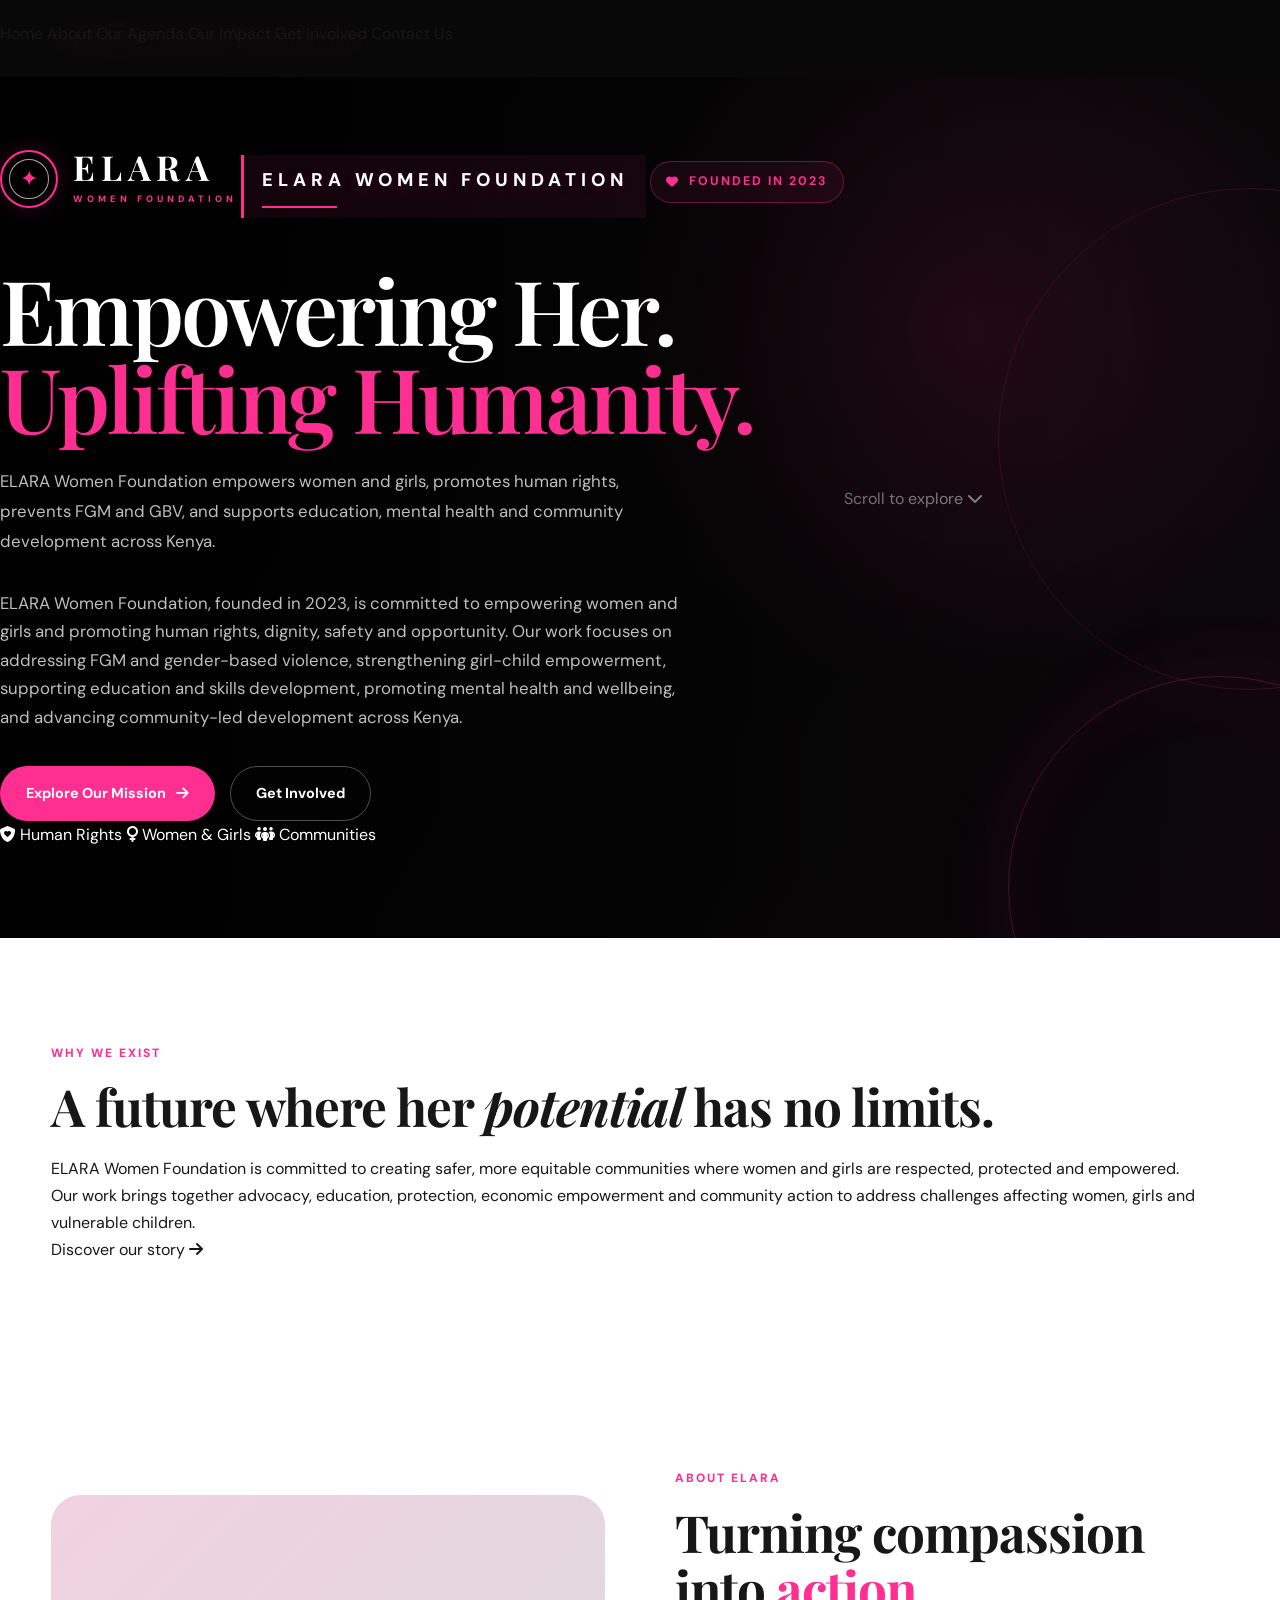
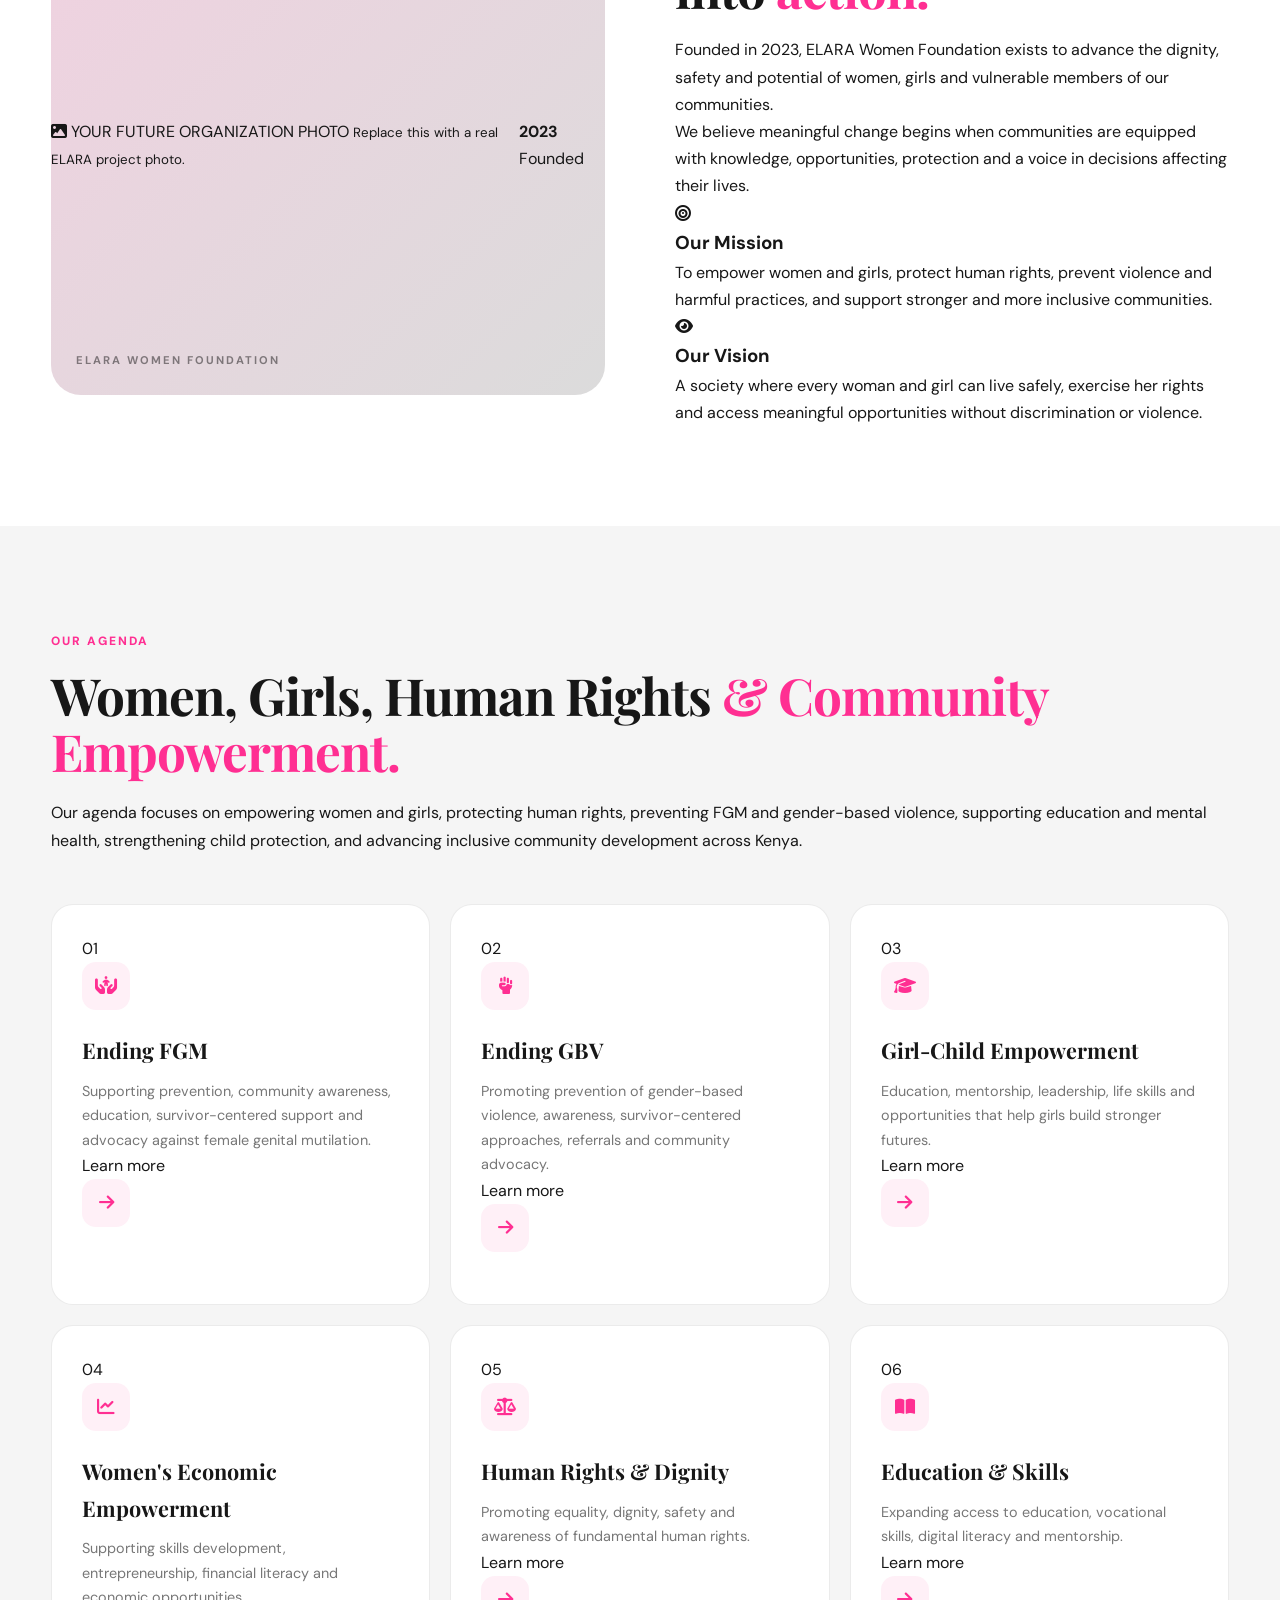
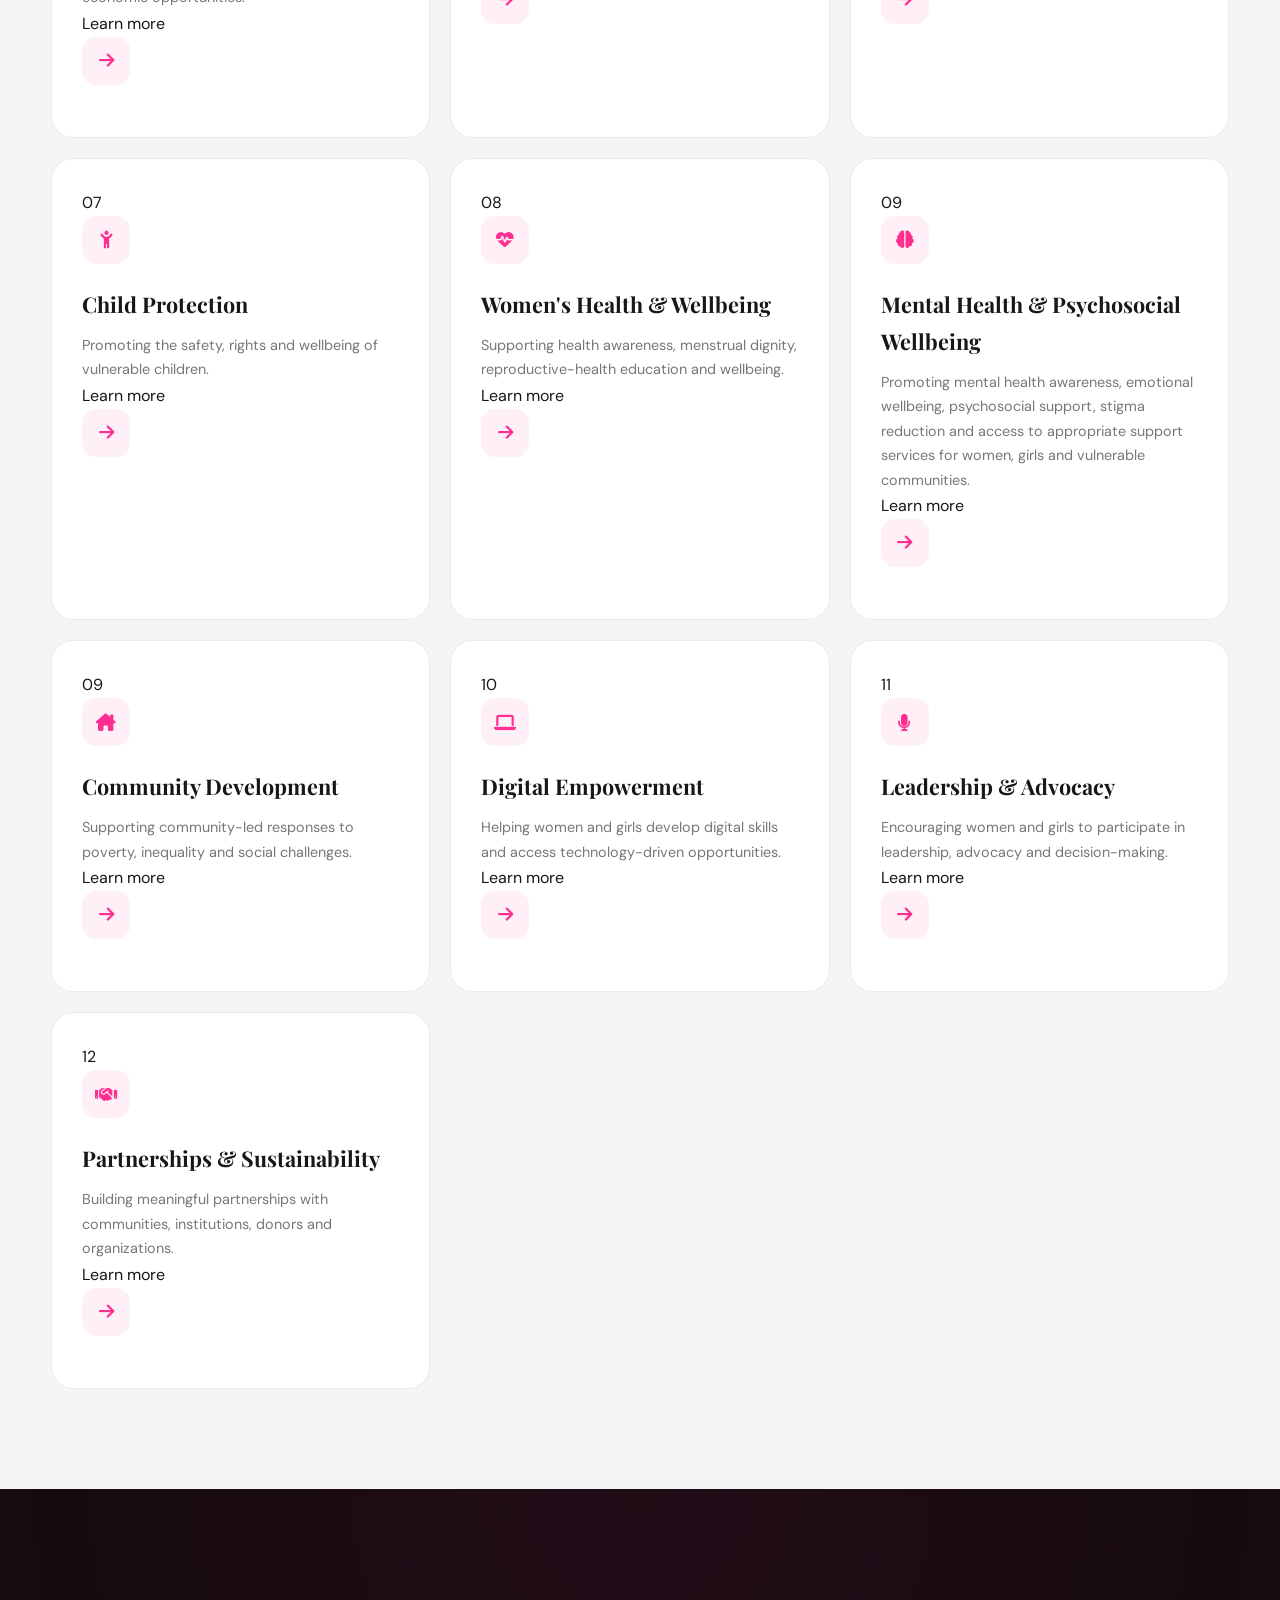
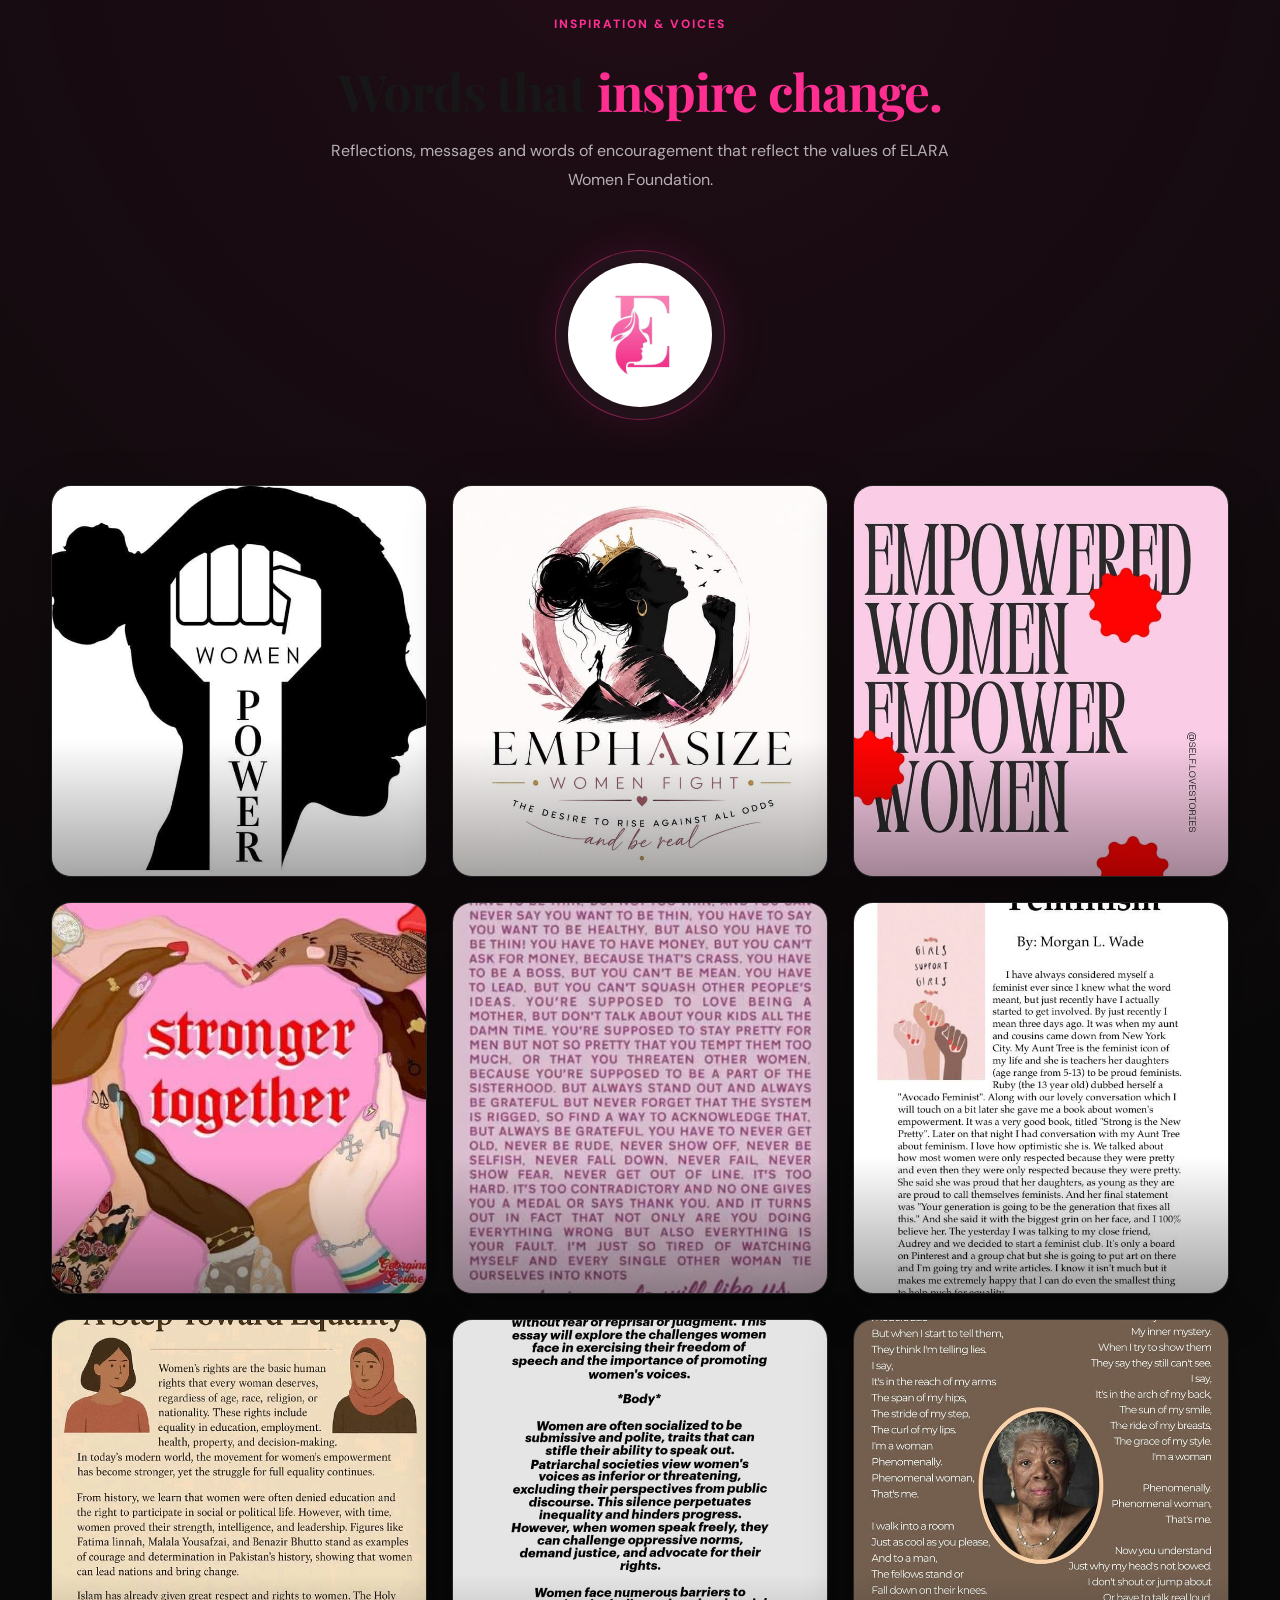
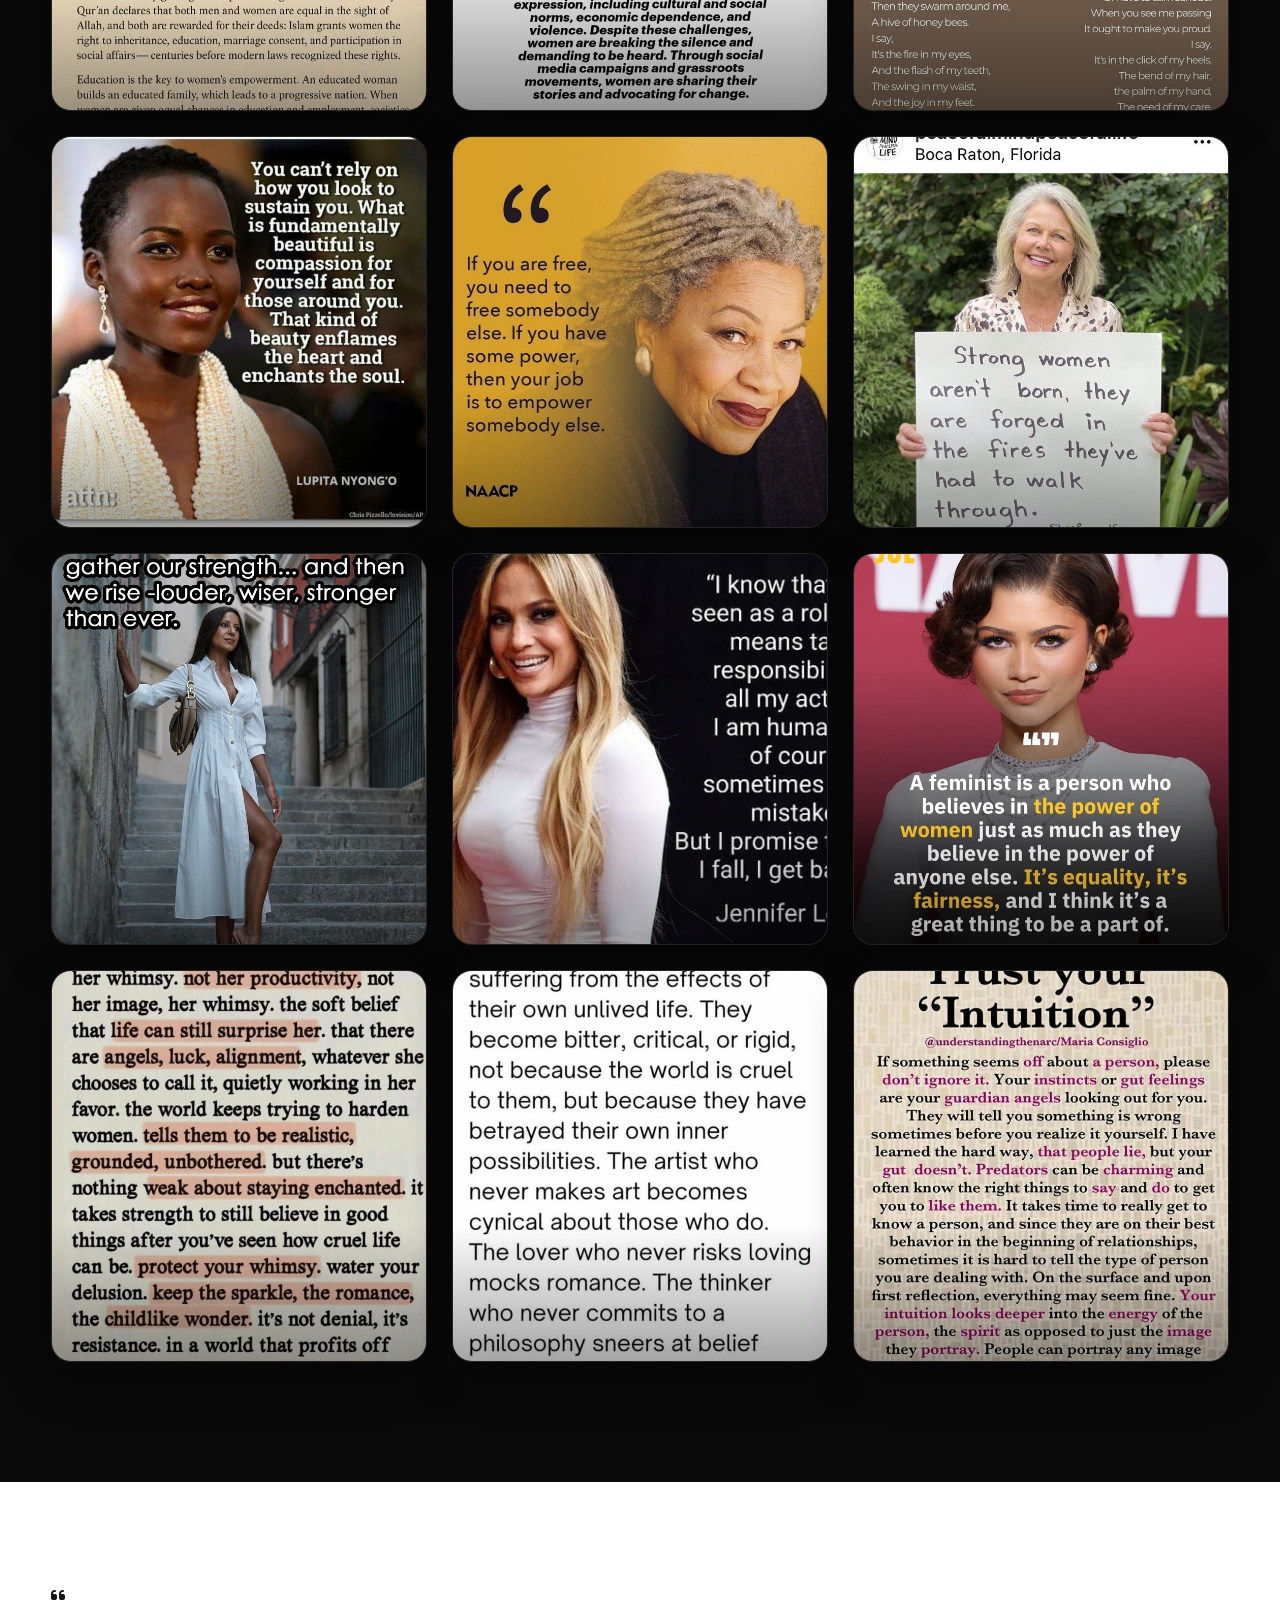
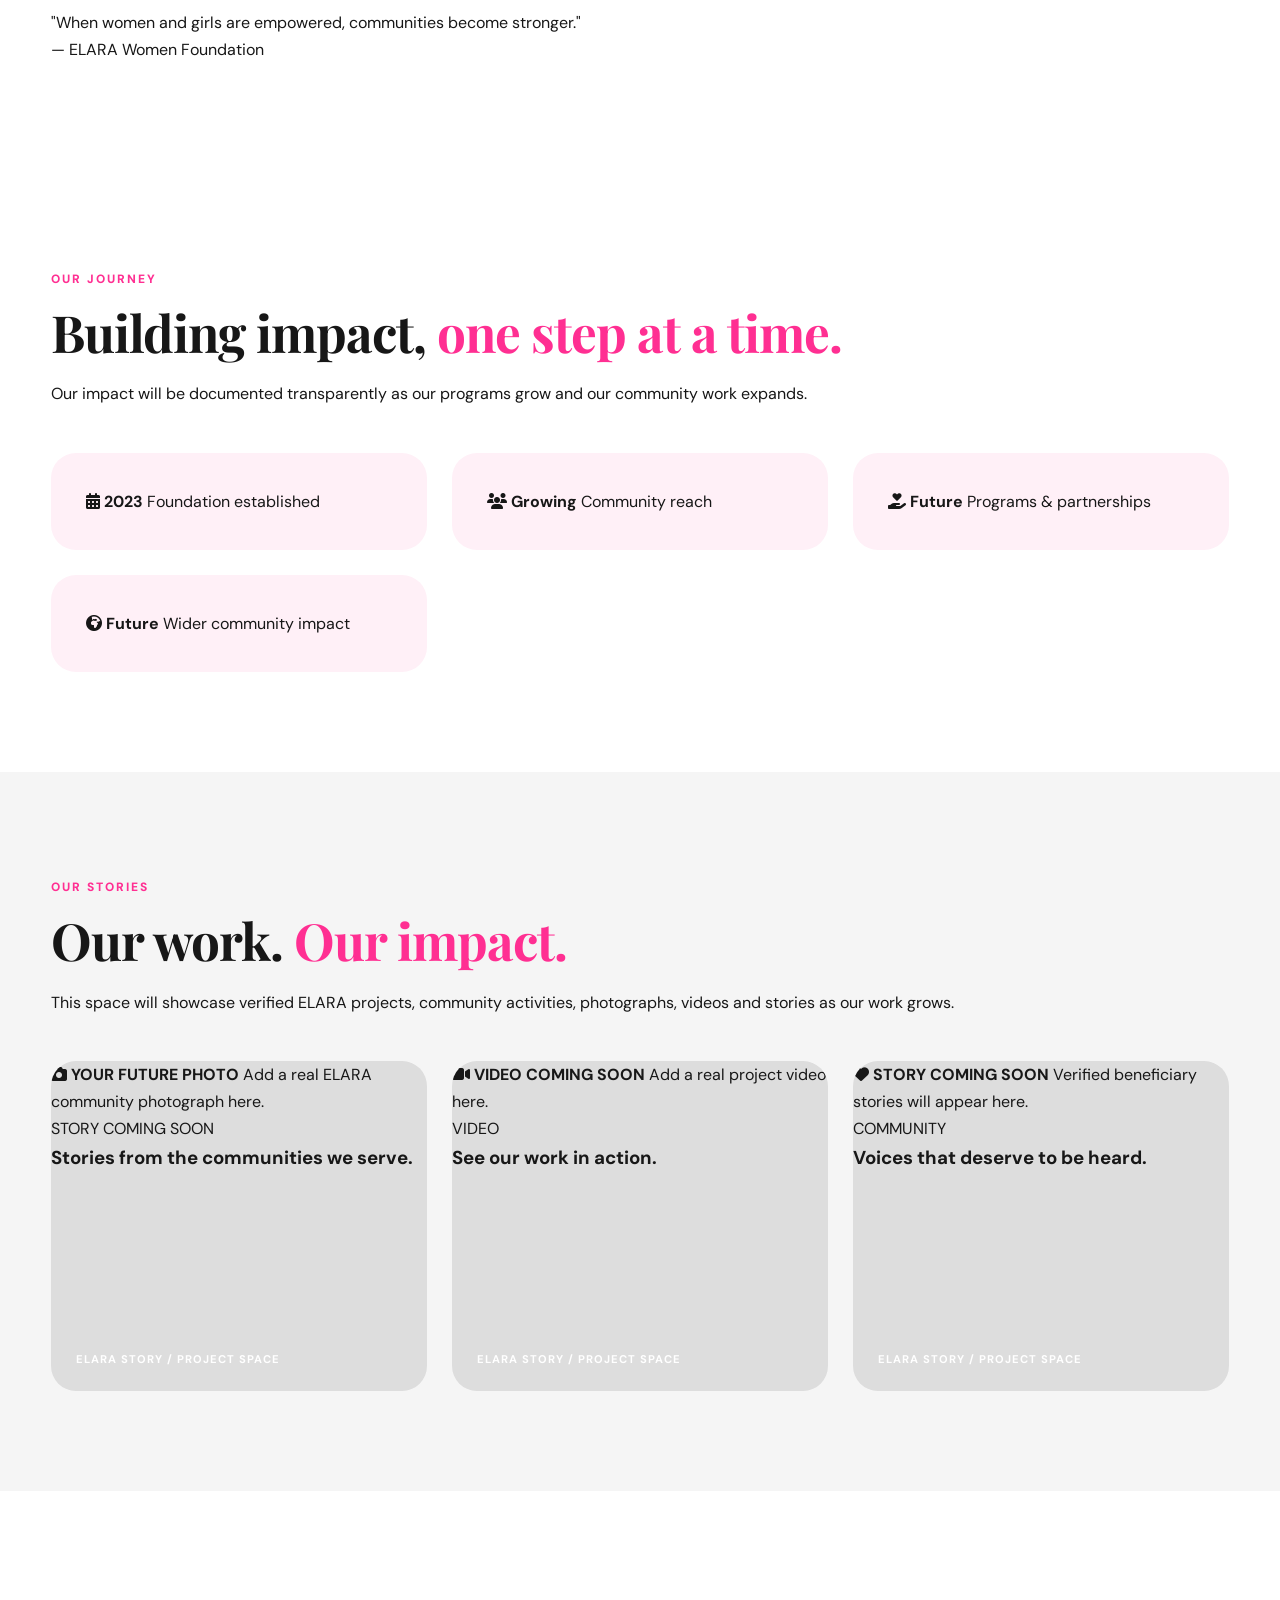
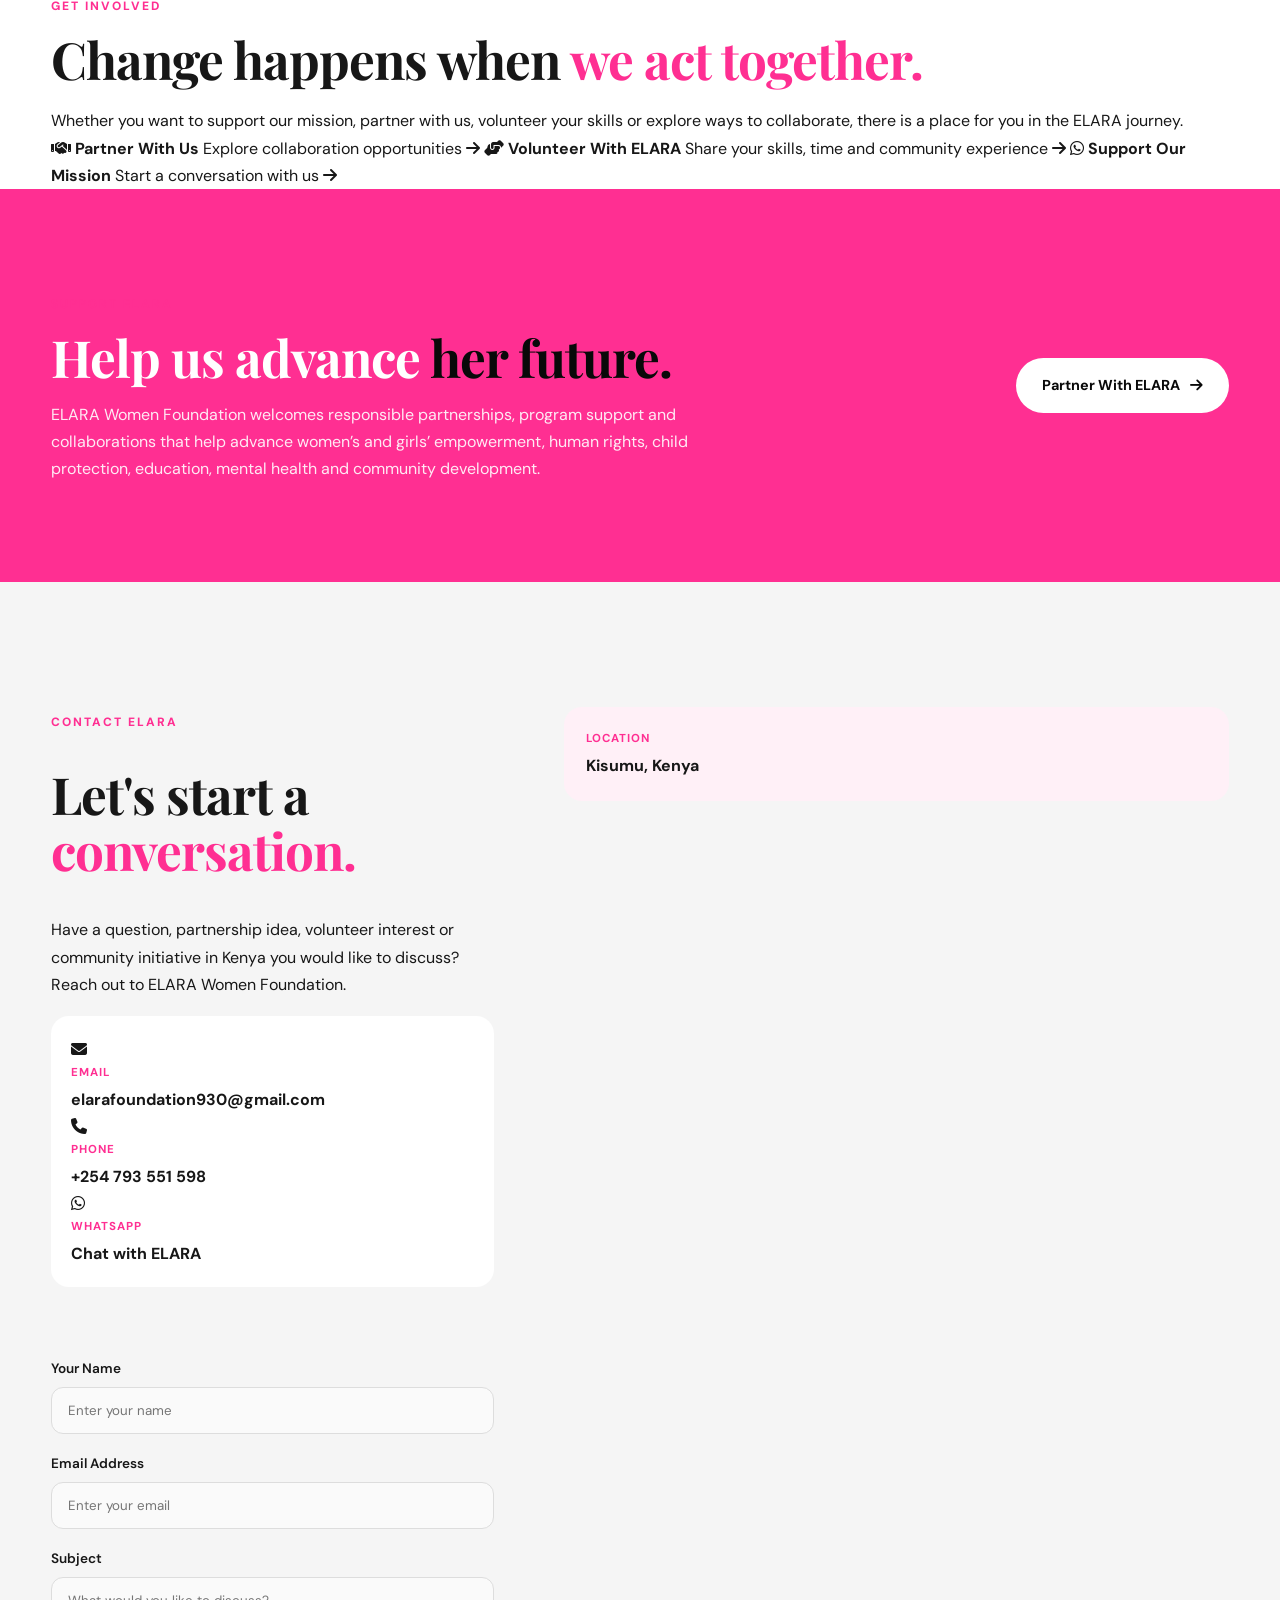
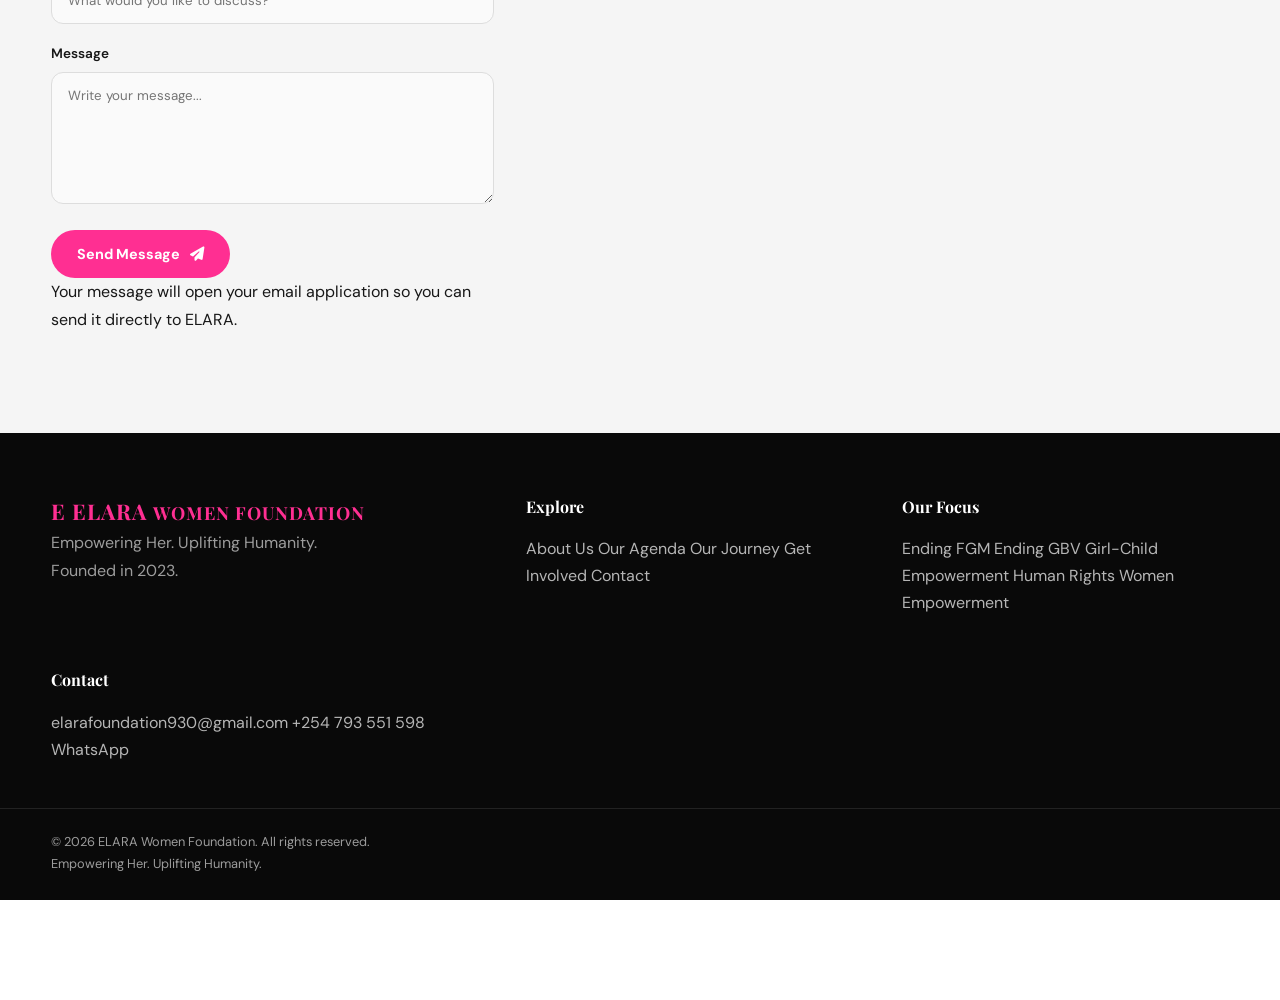
<file: index.html>
<!DOCTYPE html>
<html lang="en">
<head>
    <title>ELARA Women Foundation | Empowering Her. Uplifting Humanity.</title>
<meta name="description" content="ELARA Women Foundation is a Kenya-based organization empowering women and girls, promoting human rights, preventing FGM and GBV, supporting education and mental health, protecting children, and advancing community development.">

<meta name="keywords" content="ELARA Women Foundation, women empowerment, girl child empowerment, FGM prevention, GBV prevention, human rights Kenya, mental health, education, community development">

<meta name="author" content="ELARA Women Foundation">

<meta name="robots" content="index, follow">
    <meta charset="UTF-8">
    <meta name="viewport" content="width=device-width, initial-scale=1.0">

    <title>ELARA Women Foundation | Empowering Her. Uplifting Humanity.</title>

    <meta
        name="description"
        content="ELARA Women Foundation, founded in 2023, works to empower women and girls, protect human rights, combat FGM and GBV, and strengthen communities."
    >

    <link rel="preconnect" href="https://fonts.googleapis.com">
    <link rel="preconnect" href="https://fonts.gstatic.com" crossorigin>

    <link
        href="https://fonts.googleapis.com/css2?family=DM+Sans:wght@400;500;600;700&family=Playfair+Display:wght@500;600;700&display=swap"
        rel="stylesheet"
    >

    <link
        rel="stylesheet"
        href="https://cdnjs.cloudflare.com/ajax/libs/font-awesome/6.5.2/css/all.min.css"
    >

    <link rel="stylesheet" href="style.css">
    <!-- ELARA WOMEN FOUNDATION - ORGANIZATION SCHEMA -->
<script type="application/ld+json">
{
  "@context": "https://schema.org",
  "@type": "NGO",
  "name": "ELARA Women Foundation",
  "alternateName": "ELARA",
  "url": "https://hillaryochieng150-commits.github.io/elara-women-foundation/",
  "logo": "https://hillaryochieng150-commits.github.io/elara-women-foundation/",
  "foundingDate": "2023",
  "description": "ELARA Women Foundation empowers women and girls, promotes human rights and dignity, addresses FGM and GBV, supports education, mental health and community development.",
  "email": "elarafoundation930@gmail.com",
  "telephone": "+254793551598",
  "areaServed": "Kenya",
  "knowsAbout": [
    "Women Empowerment",
    "Girl-Child Empowerment",
    "FGM Prevention",
    "Gender-Based Violence Prevention",
    "Human Rights",
    "Education",
    "Mental Health",
    "Community Development",
    "Digital Empowerment"
  ]
}
</script>
    <meta property="og:title" content="ELARA Women Foundation | Empowering Her. Uplifting Humanity.">
<meta property="og:description" content="ELARA Women Foundation empowers women and girls, promotes human rights and dignity, and works on FGM, GBV, education, mental health and community development.">
<meta property="og:type" content="website">
<meta property="og:url" content="https://hillaryochieng150-commits.github.io/elara-women-foundation/">
<meta property="og:site_name" content="ELARA Women Foundation">

<meta name="twitter:card" content="summary">
<meta name="twitter:title" content="ELARA Women Foundation | Empowering Her. Uplifting Humanity.">
<meta name="twitter:description" content="Empowering women and girls. Uplifting humanity.">
</head>

<body>

<!-- ================= NAVBAR ================= -->

<header class="navbar">
    <div class="nav-container">

        <a href="#home" class="logo">
            <span class="logo-mark">E</span>

            <span class="logo-text">
                <strong>ELARA</strong>
                <small>WOMEN FOUNDATION</small>
            </span>
        </a>

        <button class="menu-toggle" id="menuToggle" aria-label="Open menu">
            <i class="fas fa-bars"></i>
        </button>

        <nav class="nav-menu" id="navMenu">
            <a href="#home">Home</a>
            <a href="#about">About</a>
            <a href="#agenda">Our Agenda</a>
            <a href="#impact">Our Impact</a>
            <a href="#involve">Get Involved</a>
            <a href="#contact" class="nav-button">Contact Us</a>
        </nav>

    </div>
</header>


<!-- ================= HERO ================= -->

<section class="hero" id="home">

    <div class="hero-overlay"></div>

    <div class="hero-content">
        <div class="elara-logo" aria-label="ELARA Women Foundation">
    <div class="elara-mark">
        <span>✦</span>
    </div>

    <div class="elara-logo-text">
        <strong>ELARA</strong>
        <small>WOMEN FOUNDATION</small>
    </div>
</div>
<div class="hero-brand">ELARA WOMEN FOUNDATION</div>
        <span class="eyebrow">
            <i class="fas fa-heart"></i>
            Founded in 2023
        </span>

        <h1>
            Empowering Her.<br>
            <span>Uplifting Humanity.</span>
        </h1>
      <p class="hero-seo-text">
    ELARA Women Foundation empowers women and girls, promotes human rights,
    prevents FGM and GBV, and supports education, mental health and
    community development across Kenya.
</p>
          <p>
    ELARA Women Foundation, founded in 2023, is committed to empowering
    women and girls and promoting human rights, dignity, safety and
    opportunity. Our work focuses on addressing FGM and gender-based
    violence, strengthening girl-child empowerment, supporting education
    and skills development, promoting mental health and wellbeing, and
    advancing community-led development across Kenya.
</p>

        <div class="hero-buttons">
            <a href="#agenda" class="btn btn-primary">
                Explore Our Mission
                <i class="fas fa-arrow-right"></i>
            </a>

            <a href="#involve" class="btn btn-outline">
                Get Involved
            </a>
        </div>

        <div class="hero-trust">
            <span><i class="fas fa-shield-heart"></i> Human Rights</span>
            <span><i class="fas fa-venus"></i> Women & Girls</span>
            <span><i class="fas fa-people-group"></i> Communities</span>
        </div>

    </div>

    <div class="scroll-indicator">
        <span>Scroll to explore</span>
        <i class="fas fa-chevron-down"></i>
    </div>

</section>


<!-- ================= INTRO ================= -->

<section class="intro section-padding">

    <div class="container intro-grid">

        <div>
            <span class="section-label">WHY WE EXIST</span>

            <h2>
                A future where her
                <em>potential</em> has no limits.
            </h2>
        </div>

        <div class="intro-text">

            <p>
                ELARA Women Foundation is committed to creating safer,
                more equitable communities where women and girls are
                respected, protected and empowered.
            </p>

            <p>
                Our work brings together advocacy, education, protection,
                economic empowerment and community action to address
                challenges affecting women, girls and vulnerable children.
            </p>

            <a href="#about" class="text-link">
                Discover our story
                <i class="fas fa-arrow-right"></i>
            </a>

        </div>

    </div>

</section>


<!-- ================= ABOUT ================= -->

<section class="about section-padding" id="about">

    <div class="container about-grid">

        <div class="about-image">

            <div class="image-placeholder">
                <i class="fas fa-image"></i>

                <span>YOUR FUTURE ORGANIZATION PHOTO</span>

                <small>
                    Replace this with a real ELARA project photo.
                </small>
            </div>

            <div class="floating-card">
                <strong>2023</strong>
                <span>Founded</span>
            </div>

        </div>


        <div class="about-content">

            <span class="section-label">ABOUT ELARA</span>

            <h2>
                Turning compassion into
                <span>action.</span>
            </h2>

            <p>
                Founded in 2023, ELARA Women Foundation exists to
                advance the dignity, safety and potential of women,
                girls and vulnerable members of our communities.
            </p>

            <p>
                We believe meaningful change begins when communities
                are equipped with knowledge, opportunities, protection
                and a voice in decisions affecting their lives.
            </p>

            <div class="mission-box">

                <div class="mission-icon">
                    <i class="fas fa-bullseye"></i>
                </div>

                <div>
                    <h3>Our Mission</h3>

                    <p>
                        To empower women and girls, protect human rights,
                        prevent violence and harmful practices, and support
                        stronger and more inclusive communities.
                    </p>
                </div>

            </div>

            <div class="mission-box">

                <div class="mission-icon">
                    <i class="fas fa-eye"></i>
                </div>

                <div>
                    <h3>Our Vision</h3>

                    <p>
                        A society where every woman and girl can live
                        safely, exercise her rights and access meaningful
                        opportunities without discrimination or violence.
                    </p>
                </div>

            </div>

        </div>

    </div>

</section>


<!-- ================= AGENDA ================= -->

<section class="agenda section-padding" id="agenda">

    <div class="container">

        <div class="section-heading center">

             <span class="section-label">OUR AGENDA</span>

<h2>
    Women, Girls, Human Rights
    <span>& Community Empowerment.</span>
</h2>

             <p>
    Our agenda focuses on empowering women and girls, protecting human rights,
    preventing FGM and gender-based violence, supporting education and mental
    health, strengthening child protection, and advancing inclusive community
    development across Kenya.
</p>

        </div>


        <div class="agenda-grid">

            <!-- FGM -->

            <article class="agenda-card featured">

                <div class="agenda-number">01</div>

                <div class="agenda-icon">
                    <i class="fas fa-hands-holding-child"></i>
                </div>

                <h3>Ending FGM</h3>

                <p>
                    Supporting prevention, community awareness,
                    education, survivor-centered support and advocacy
                    against female genital mutilation.
                </p>

                <a href="#contact">
                    Learn more <i class="fas fa-arrow-right"></i>
                </a>

            </article>


            <!-- GBV -->

            <article class="agenda-card featured">

                <div class="agenda-number">02</div>

                <div class="agenda-icon">
                    <i class="fas fa-hand-fist"></i>
                </div>

                <h3>Ending GBV</h3>

                <p>
                    Promoting prevention of gender-based violence,
                    awareness, survivor-centered approaches,
                    referrals and community advocacy.
                </p>

                <a href="#contact">
                    Learn more <i class="fas fa-arrow-right"></i>
                </a>

            </article>


            <!-- GIRLS -->

            <article class="agenda-card">

                <div class="agenda-number">03</div>

                <div class="agenda-icon">
                    <i class="fas fa-graduation-cap"></i>
                </div>

                <h3>Girl-Child Empowerment</h3>

                <p>
                    Education, mentorship, leadership, life skills
                    and opportunities that help girls build stronger
                    futures.
                </p>

                <a href="#contact">
                    Learn more <i class="fas fa-arrow-right"></i>
                </a>

            </article>


            <!-- ECONOMIC -->

            <article class="agenda-card">

                <div class="agenda-number">04</div>

                <div class="agenda-icon">
                    <i class="fas fa-chart-line"></i>
                </div>

                <h3>Women's Economic Empowerment</h3>

                <p>
                    Supporting skills development, entrepreneurship,
                    financial literacy and economic opportunities.
                </p>

                <a href="#contact">
                    Learn more <i class="fas fa-arrow-right"></i>
                </a>

            </article>


            <!-- RIGHTS -->

            <article class="agenda-card">

                <div class="agenda-number">05</div>

                <div class="agenda-icon">
                    <i class="fas fa-scale-balanced"></i>
                </div>

                <h3>Human Rights & Dignity</h3>

                <p>
                    Promoting equality, dignity, safety and awareness
                    of fundamental human rights.
                </p>

                <a href="#contact">
                    Learn more <i class="fas fa-arrow-right"></i>
                </a>

            </article>


            <!-- EDUCATION -->

            <article class="agenda-card">

                <div class="agenda-number">06</div>

                <div class="agenda-icon">
                    <i class="fas fa-book-open"></i>
                </div>

                <h3>Education & Skills</h3>

                <p>
                    Expanding access to education, vocational skills,
                    digital literacy and mentorship.
                </p>

                <a href="#contact">
                    Learn more <i class="fas fa-arrow-right"></i>
                </a>

            </article>


            <!-- CHILD PROTECTION -->

            <article class="agenda-card">

                <div class="agenda-number">07</div>

                <div class="agenda-icon">
                    <i class="fas fa-child-reaching"></i>
                </div>

                <h3>Child Protection</h3>

                <p>
                    Promoting the safety, rights and wellbeing of
                    vulnerable children.
                </p>

                <a href="#contact">
                    Learn more <i class="fas fa-arrow-right"></i>
                </a>

            </article>


            <!-- HEALTH -->

            <article class="agenda-card">

                <div class="agenda-number">08</div>

                <div class="agenda-icon">
                    <i class="fas fa-heart-pulse"></i>
                </div>

                <h3>Women's Health & Wellbeing</h3>

                <p>
                    Supporting health awareness, menstrual dignity,
                    reproductive-health education and wellbeing.
                </p>

                <a href="#contact">
                    Learn more <i class="fas fa-arrow-right"></i>
                </a>

            </article>

            <!-- MENTAL HEALTH -->

<article class="agenda-card">

    <div class="agenda-number">09</div>

    <div class="agenda-icon">
        <i class="fas fa-brain"></i>
    </div>

    <h3>Mental Health & Psychosocial Wellbeing</h3>

    <p>
        Promoting mental health awareness, emotional wellbeing,
        psychosocial support, stigma reduction and access to
        appropriate support services for women, girls and
        vulnerable communities.
    </p>

    <a href="#contact">
        Learn more <i class="fas fa-arrow-right"></i>
    </a>

</article>

            <!-- COMMUNITY -->

            <article class="agenda-card">

                <div class="agenda-number">09</div>

                <div class="agenda-icon">
                    <i class="fas fa-house-chimney"></i>
                </div>

                <h3>Community Development</h3>

                <p>
                    Supporting community-led responses to poverty,
                    inequality and social challenges.
                </p>

                <a href="#contact">
                    Learn more <i class="fas fa-arrow-right"></i>
                </a>

            </article>


            <!-- DIGITAL -->

            <article class="agenda-card">

                <div class="agenda-number">10</div>

                <div class="agenda-icon">
                    <i class="fas fa-laptop"></i>
                </div>

                <h3>Digital Empowerment</h3>

                <p>
                    Helping women and girls develop digital skills
                    and access technology-driven opportunities.
                </p>

                <a href="#contact">
                    Learn more <i class="fas fa-arrow-right"></i>
                </a>

            </article>


            <!-- LEADERSHIP -->

            <article class="agenda-card">

                <div class="agenda-number">11</div>

                <div class="agenda-icon">
                    <i class="fas fa-microphone"></i>
                </div>

                <h3>Leadership & Advocacy</h3>

                <p>
                    Encouraging women and girls to participate in
                    leadership, advocacy and decision-making.
                </p>

                <a href="#contact">
                    Learn more <i class="fas fa-arrow-right"></i>
                </a>

            </article>


            <!-- PARTNERSHIPS -->

            <article class="agenda-card">

                <div class="agenda-number">12</div>

                <div class="agenda-icon">
                    <i class="fas fa-handshake"></i>
                </div>

                <h3>Partnerships & Sustainability</h3>

                <p>
                    Building meaningful partnerships with communities,
                    institutions, donors and organizations.
                </p>

                <a href="#contact">
                    Learn more <i class="fas fa-arrow-right"></i>
                </a>

            </article>

        </div>

    </div>

</section>

<!-- ================= INSPIRATION & VOICES ================= -->

<section class="inspiration" id="inspiration">

    <div class="container">

        <div class="section-heading">
            <span class="section-label">INSPIRATION & VOICES</span>

            <h2>
                Words that
                <span>inspire change.</span>
            </h2>

            <p>
                Reflections, messages and words of encouragement
                that reflect the values of ELARA Women Foundation.
            </p>
        </div>


        <!-- ELARA LOGO -->

        <div class="inspiration-logo">
            <img
                src="images/logo.png.jpeg"
                alt="ELARA Women Foundation Logo"
            >
        </div>


        <!-- QUOTE GALLERY -->

        <div class="quote-gallery">

            <div class="quote-image">
                <img src="images/quote-01.jpeg" alt="ELARA inspirational quote">
            </div>

            <div class="quote-image">
                <img src="images/quote-02.jpeg" alt="ELARA inspirational quote">
            </div>

            <div class="quote-image">
                <img src="images/quote-03.jpeg" alt="ELARA inspirational quote">
            </div>

            <div class="quote-image">
                <img src="images/quote-04.jpeg" alt="ELARA inspirational quote">
            </div>

            <div class="quote-image">
                <img src="images/quote-05.jpeg" alt="ELARA inspirational quote">
            </div>

            <div class="quote-image">
                <img src="images/quote-06.jpeg" alt="ELARA inspirational quote">
            </div>

            <div class="quote-image">
                <img src="images/quote-07.jpeg" alt="ELARA inspirational quote">
            </div>

            <div class="quote-image">
                <img src="images/quote-08.jpeg" alt="ELARA inspirational quote">
            </div>

            <div class="quote-image">
                <img src="images/quote-09.jpeg" alt="ELARA inspirational quote">
            </div>

            <div class="quote-image">
                <img src="images/quote-10.jpeg" alt="ELARA inspirational quote">
            </div>

            <div class="quote-image">
                <img src="images/quote-11.jpeg" alt="ELARA inspirational quote">
            </div>

            <div class="quote-image">
                <img src="images/quote-12.jpeg" alt="ELARA inspirational quote">
            </div>

            <div class="quote-image">
                <img src="images/quote-13.jpeg" alt="ELARA inspirational quote">
            </div>

            <div class="quote-image">
                <img src="images/quote-14.jpeg" alt="ELARA inspirational quote">
            </div>

            <div class="quote-image">
                <img src="images/quote-15.jpeg" alt="ELARA inspirational quote">
            </div>

            <div class="quote-image">
                <img src="images/quote-16.jpeg" alt="ELARA inspirational quote">
            </div>

            <div class="quote-image">
                <img src="images/quote-17.jpeg" alt="ELARA inspirational quote">
            </div>

            <div class="quote-image">
                <img src="images/quote-18.jpeg" alt="ELARA inspirational quote">
            </div>

        </div>

    </div>

</section>
<!-- ================= QUOTE ================= -->

<section class="quote-section">

    <div class="quote-overlay"></div>

    <div class="container quote-content">

        <i class="fas fa-quote-left quote-icon"></i>

        <blockquote>
            "When women and girls are empowered,
            communities become stronger."
        </blockquote>

        <span>— ELARA Women Foundation</span>

    </div>

</section>


<!-- ================= IMPACT ================= -->

<section class="impact section-padding" id="impact">

    <div class="container">

        <div class="section-heading center">

            <span class="section-label">OUR JOURNEY</span>

            <h2>
                Building impact,
                <span>one step at a time.</span>
            </h2>

            <p>
                Our impact will be documented transparently as our
                programs grow and our community work expands.
            </p>

        </div>


        <div class="impact-grid">

            <div class="impact-card">

                <i class="fas fa-calendar-days"></i>

                <strong>2023</strong>

                <span>Foundation established</span>

            </div>


            <div class="impact-card future">

                <i class="fas fa-users"></i>

                <strong>Growing</strong>

                <span>Community reach</span>

            </div>


            <div class="impact-card future">

                <i class="fas fa-hand-holding-heart"></i>

                <strong>Future</strong>

                <span>Programs & partnerships</span>

            </div>


            <div class="impact-card future">

                <i class="fas fa-globe-africa"></i>

                <strong>Future</strong>

                <span>Wider community impact</span>

            </div>

        </div>

    </div>

</section>


<!-- ================= STORIES ================= -->

<section class="stories section-padding">

    <div class="container">

        <div class="section-heading">

            <span class="section-label">OUR STORIES</span>

            <h2>
    Our work.
    <span>Our impact.</span>
</h2>

<p>
    This space will showcase verified ELARA projects, community
    activities, photographs, videos and stories as our work grows.
</p> 

        </div>


        <div class="stories-grid">

            <div class="story-card large">

                <div class="media-placeholder">

                    <i class="fas fa-camera"></i>

                    <strong>YOUR FUTURE PHOTO</strong>

                    <span>
                        Add a real ELARA community photograph here.
                    </span>

                </div>

                <div class="story-content">

                    <span>STORY COMING SOON</span>

                    <h3>
                        Stories from the communities we serve.
                    </h3>

                </div>

            </div>


            <div class="story-card">

                <div class="media-placeholder">

                    <i class="fas fa-video"></i>

                    <strong>VIDEO COMING SOON</strong>

                    <span>
                        Add a real project video here.
                    </span>

                </div>

                <div class="story-content">

                    <span>VIDEO</span>

                    <h3>
                        See our work in action.
                    </h3>

                </div>

            </div>


            <div class="story-card">

                <div class="media-placeholder">

                    <i class="fas fa-heart"></i>

                    <strong>STORY COMING SOON</strong>

                    <span>
                        Verified beneficiary stories will appear here.
                    </span>

                </div>

                <div class="story-content">

                    <span>COMMUNITY</span>

                    <h3>
                        Voices that deserve to be heard.
                    </h3>

                </div>

            </div>

        </div>

    </div>

</section>


<!-- ================= GET INVOLVED ================= -->

<section class="involve section-padding" id="involve">

    <div class="container">

        <div class="involve-inner">

            <div>

                <span class="section-label">GET INVOLVED</span>

                <h2>
                    Change happens when
                    <span>we act together.</span>
                </h2>

                <p>
                    Whether you want to support our mission, partner
                    with us, volunteer your skills or explore ways
                    to collaborate, there is a place for you in the
                    ELARA journey.
                </p>

            </div>


            <div class="involve-actions">

                <a
                    href="mailto:elarafoundation930@gmail.com?subject=Partnership%20Inquiry"
                    class="involve-action"
                >
                    <i class="fas fa-handshake"></i>

                    <span>
                        <strong>Partner With Us</strong>
                        Explore collaboration opportunities
                    </span>

                    <i class="fas fa-arrow-right"></i>
                </a>


                <a
                    href="mailto:elarafoundation930@gmail.com?subject=Volunteer%20Interest"
                    class="involve-action"
                >
                    <i class="fas fa-hands-helping"></i>

                    <span>
                        <strong>Volunteer With ELARA</strong>
Share your skills, time and community experience
                    </span>

                    <i class="fas fa-arrow-right"></i>
                </a>


                <a
                    href="https://wa.me/254793551598?text=Hello%20ELARA%20Women%20Foundation,%20I%20would%20like%20to%20support%20your%20mission."
                    target="_blank"
                    rel="noopener noreferrer"
                    class="involve-action"
                >
                    <i class="fab fa-whatsapp"></i>

                    <span>
                        <strong>Support Our Mission</strong>
                        Start a conversation with us
                    </span>

                    <i class="fas fa-arrow-right"></i>
                </a>
 
            </div>

        </div>

    </div>

<!-- ================= SUPPORT ELARA ================= -->

<section class="donate">

    <div class="container donate-inner">

        <div>

            <span class="section-label">SUPPORT ELARA</span>

            <h2>
                Help us advance
                <span>her future.</span>
            </h2>

            <p>
                ELARA Women Foundation welcomes responsible partnerships,
                program support and collaborations that help advance women’s
                and girls’ empowerment, human rights, child protection,
                education, mental health and community development.
            </p>

        </div>

        <a
            href="mailto:elarafoundation930@gmail.com?subject=Supporting%20ELARA%20Women%20Foundation"
            class="btn btn-light"
        >
            Partner With ELARA
            <i class="fas fa-arrow-right"></i>
        </a>

    </div>

</section>


 


<!-- ================= CONTACT ================= -->

<section class="contact section-padding" id="contact">

    <div class="container contact-grid">

        <div class="contact-info">

            <span class="section-label">CONTACT ELARA</span>

            <h2>
                Let's start a
                <span>conversation.</span>
            </h2>

            <p>
    Have a question, partnership idea, volunteer interest
    or community initiative in Kenya you would like to discuss?
    Reach out to ELARA Women Foundation.
</p>
            <div class="contact-details">

                <a
                    href="mailto:elarafoundation930@gmail.com"
                    class="contact-item"
                >
                    <div class="contact-icon">
                        <i class="fas fa-envelope"></i>
                    </div>

                    <div>
                        <small>Email</small>
                        <strong>
                            elarafoundation930@gmail.com
                        </strong>
                    </div>
                </a>


                <a
                    href="tel:+254793551598"
                    class="contact-item"
                >
                    <div class="contact-icon">
                        <i class="fas fa-phone"></i>
                    </div>

                    <div>
                        <small>Phone</small>
                        <strong>
                            +254 793 551 598
                        </strong>
                    </div>
                </a>


                <a
                    href="https://wa.me/254793551598"
                    target="_blank"
                    rel="noopener noreferrer"
                    class="contact-item"
                >
                    <div class="contact-icon">
                        <i class="fab fa-whatsapp"></i>
                    </div>

                    <div>
                        <small>WhatsApp</small>
                        <strong>
                            Chat with ELARA
                        </strong>
                    </div>
                </a>

            </div>

        </div>

      <div class="contact-location">
    <small>Location</small>
    <strong>Kisumu, Kenya</strong>
</div>
        <div class="contact-form-wrapper">

            <form id="contactForm">

                <div class="form-row">

                    <div class="form-group">

                        <label for="name">Your Name</label>

                        <input
                            type="text"
                            id="name"
                            name="name"
                            placeholder="Enter your name"
                            required
                        >

                    </div>


                    <div class="form-group">

                        <label for="email">Email Address</label>

                        <input
                            type="email"
                            id="email"
                            name="email"
                            placeholder="Enter your email"
                            required
                        >

                    </div>

                </div>


                <div class="form-group">

                    <label for="subject">Subject</label>

                    <input
                        type="text"
                        id="subject"
                        name="subject"
                        placeholder="What would you like to discuss?"
                        required
                    >

                </div>


                <div class="form-group">

                    <label for="message">Message</label>

                    <textarea
                        id="message"
                        name="message"
                        rows="6"
                        placeholder="Write your message..."
                        required
                    ></textarea>

                </div>


                <button type="submit" class="btn btn-primary full-width">

                    Send Message

                    <i class="fas fa-paper-plane"></i>

                </button>


                <p class="form-note">
                    Your message will open your email application
                    so you can send it directly to ELARA.
                </p>

            </form>

        </div>

    </div>

</section>


<!-- ================= FOOTER ================= -->

<footer class="footer">

    <div class="container footer-grid">

        <div class="footer-brand">

            <a href="#home" class="logo footer-logo">

                <span class="logo-mark">E</span>

                <span class="logo-text">
                    <strong>ELARA</strong>
                    <small>WOMEN FOUNDATION</small>
                </span>

            </a>

            <p>
                Empowering Her. Uplifting Humanity.
            </p>

            <p class="footer-founded">
                Founded in 2023.
            </p>

        </div>


        <div class="footer-column">

            <h4>Explore</h4>

            <a href="#about">About Us</a>
            <a href="#agenda">Our Agenda</a>
            <a href="#impact">Our Journey</a>
            <a href="#involve">Get Involved</a>
            <a href="#contact">Contact</a>

        </div>


        <div class="footer-column">

            <h4>Our Focus</h4>

            <a href="#agenda">Ending FGM</a>
            <a href="#agenda">Ending GBV</a>
            <a href="#agenda">Girl-Child Empowerment</a>
            <a href="#agenda">Human Rights</a>
            <a href="#agenda">Women Empowerment</a>

        </div>


        <div class="footer-column">

            <h4>Contact</h4>

            <a href="mailto:elarafoundation930@gmail.com">
                elarafoundation930@gmail.com
            </a>

            <a href="tel:+254793551598">
                +254 793 551 598
            </a>

            <a
                href="https://wa.me/254793551598"
                target="_blank"
                rel="noopener noreferrer"
            >
                WhatsApp
            </a>

        </div>

    </div>


    <div class="footer-bottom">

        <div class="container">

            <p>
                © <span id="currentYear"></span>
                ELARA Women Foundation.
                All rights reserved.
            </p>

            <p>
                Empowering Her. Uplifting Humanity.
            </p>

        </div>

    </div>

</footer>


<!-- ================= JAVASCRIPT ================= -->

<script src="script.js"></script>

</body>
</html>
</file>
<file: style.css>
/* =========================================================
   ELARA WOMEN FOUNDATION
   PREMIUM BLACK + PINK DESIGN
   ========================================================= */

@import url('https://fonts.googleapis.com/css2?family=DM+Sans:wght@400;500;600;700&family=Playfair+Display:wght@500;600;700&display=swap');

:root {
    --black: #090909;
    --black-soft: #111111;
    --pink: #ff2f92;
    --pink-dark: #d91f78;
    --pink-soft: #fff0f7;
    --white: #ffffff;
    --grey: #f5f5f5;
    --text: #171717;
    --muted: #777777;
    --border: rgba(0,0,0,0.08);
    --shadow: 0 20px 50px rgba(0,0,0,0.10);
}

* {
    margin: 0;
    padding: 0;
    box-sizing: border-box;
}

html {
    scroll-behavior: smooth;
}

body {
    font-family: 'DM Sans', sans-serif;
    color: var(--text);
    background: var(--white);
    line-height: 1.7;
    overflow-x: hidden;
}

img {
    max-width: 100%;
    display: block;
}

a {
    text-decoration: none;
    color: inherit;
}

button,
input,
textarea {
    font-family: inherit;
}

.container {
    width: min(1180px, 92%);
    margin: auto;
}

/* =========================================================
   NAVIGATION
   ========================================================= */

nav,
.navbar {
    position: fixed;
    top: 0;
    left: 0;
    width: 100%;
    z-index: 1000;
    padding: 20px 0;
    background: rgba(9, 9, 9, 0.92);
    backdrop-filter: blur(14px);
    transition: 0.3s ease;
}

nav.scrolled,
.navbar.scrolled {
    padding: 13px 0;
    box-shadow: 0 8px 30px rgba(0,0,0,0.25);
}

.nav-container,
.nav-inner {
    width: min(1180px, 92%);
    margin: auto;
    display: flex;
    align-items: center;
    justify-content: space-between;
}

.logo,
.logo a {
    color: white;
    font-family: 'Playfair Display', serif;
    font-size: 1.35rem;
    font-weight: 700;
    letter-spacing: 1px;
}

.logo span {
    color: var(--pink);
}

.nav-links {
    display: flex;
    align-items: center;
    gap: 30px;
    list-style: none;
}

.nav-links a {
    color: #fff;
    font-size: 0.9rem;
    font-weight: 500;
    transition: 0.3s;
}

.nav-links a:hover {
    color: var(--pink);
}

.menu-toggle,
.menu-btn {
    display: none;
    color: white;
    font-size: 1.5rem;
    cursor: pointer;
}

/* =========================================================
   HERO
   ========================================================= */

.hero {
    min-height: 100vh;
    padding: 150px 0 90px;
    background:
        radial-gradient(circle at 80% 25%, rgba(255,47,146,0.18), transparent 30%),
        linear-gradient(135deg, #050505, #111111 55%, #080808);
    color: white;
    display: flex;
    align-items: center;
    position: relative;
    overflow: hidden;
}

.hero::before {
    content: "";
    position: absolute;
    width: 500px;
    height: 500px;
    right: -220px;
    top: 20%;
    border: 1px solid rgba(255,47,146,0.25);
    border-radius: 50%;
}

.hero-content {
    max-width: 850px;
    position: relative;
    z-index: 2;
}

.hero h1 {
    font-family: 'Playfair Display', serif;
    font-size: clamp(3.3rem, 7vw, 6.8rem);
    line-height: 0.98;
    letter-spacing: -3px;
    margin: 20px 0 28px;
}

.hero h1 span {
    color: var(--pink);
}

.hero p {
    max-width: 680px;
    color: rgba(255,255,255,0.75);
    font-size: 1.05rem;
}

.hero-seo-text {
    max-width: 700px;
    margin-bottom: 30px;
    font-size: 1rem;
    color: rgba(255,255,255,0.72);
}

.hero-buttons {
    display: flex;
    gap: 15px;
    margin-top: 35px;
    flex-wrap: wrap;
}

/* =========================================================
   BUTTONS
   ========================================================= */

.btn {
    display: inline-flex;
    align-items: center;
    justify-content: center;
    gap: 10px;
    padding: 14px 25px;
    border-radius: 50px;
    font-size: 0.9rem;
    font-weight: 700;
    border: 1px solid transparent;
    transition: 0.3s ease;
    cursor: pointer;
}

.btn-primary {
    background: var(--pink);
    color: white;
}

.btn-primary:hover {
    background: var(--pink-dark);
    transform: translateY(-3px);
    box-shadow: 0 12px 30px rgba(255,47,146,0.25);
}

.btn-outline {
    border-color: rgba(255,255,255,0.3);
    color: white;
}

.btn-outline:hover {
    border-color: var(--pink);
    color: var(--pink);
}

.btn-light {
    background: white;
    color: var(--black);
}

.btn-light:hover {
    background: var(--pink);
    color: white;
    transform: translateY(-3px);
}

/* =========================================================
   GENERAL SECTIONS
   ========================================================= */

section {
    padding: 100px 0;
}

.section-label {
    display: inline-block;
    color: var(--pink);
    font-size: 0.75rem;
    font-weight: 800;
    letter-spacing: 2px;
    margin-bottom: 15px;
}

section h2 {
    font-family: 'Playfair Display', serif;
    font-size: clamp(2.3rem, 4vw, 4rem);
    line-height: 1.1;
    margin-bottom: 20px;
    letter-spacing: -1px;
}

section h2 span {
    color: var(--pink);
}

section > .container > p,
.section-intro {
    max-width: 720px;
    color: var(--muted);
}

/* =========================================================
   ABOUT
   ========================================================= */

.about {
    background: var(--white);
}

.about-grid {
    display: grid;
    grid-template-columns: 1fr 1fr;
    gap: 70px;
    align-items: center;
}

.about-image {
    min-height: 500px;
    border-radius: 30px;
    background:
        linear-gradient(135deg, rgba(255,47,146,0.15), rgba(0,0,0,0.08)),
        #eeeeee;
    display: flex;
    align-items: center;
    justify-content: center;
    overflow: hidden;
    position: relative;
}

.about-image::after {
    content: "ELARA WOMEN FOUNDATION";
    position: absolute;
    bottom: 25px;
    left: 25px;
    font-size: 0.7rem;
    letter-spacing: 2px;
    font-weight: 700;
    color: rgba(0,0,0,0.45);
}

.about-card {
    margin-top: 30px;
    padding: 28px;
    background: var(--pink-soft);
    border-radius: 22px;
}

.about-card strong {
    display: block;
    font-family: 'Playfair Display', serif;
    font-size: 2rem;
    margin-bottom: 5px;
}

/* =========================================================
   AGENDA
   ========================================================= */

.agenda {
    background: var(--grey);
}

.agenda-grid {
    display: grid;
    grid-template-columns: repeat(3, 1fr);
    gap: 20px;
    margin-top: 50px;
}

.agenda-card {
    background: white;
    padding: 30px;
    border-radius: 22px;
    border: 1px solid var(--border);
    transition: 0.35s ease;
}

.agenda-card:hover {
    transform: translateY(-7px);
    box-shadow: var(--shadow);
    border-color: rgba(255,47,146,0.25);
}

.agenda-card i {
    width: 48px;
    height: 48px;
    border-radius: 14px;
    display: flex;
    align-items: center;
    justify-content: center;
    background: var(--pink-soft);
    color: var(--pink);
    margin-bottom: 22px;
    font-size: 1.1rem;
}

.agenda-card h3 {
    font-family: 'Playfair Display', serif;
    font-size: 1.35rem;
    margin-bottom: 10px;
}

.agenda-card p {
    color: var(--muted);
    font-size: 0.9rem;
}

/* =========================================================
   QUOTE
   ========================================================= */

.quote {
    background: var(--black);
    color: white;
    text-align: center;
}

.quote .container {
    max-width: 900px;
}

.quote blockquote {
    font-family: 'Playfair Display', serif;
    font-size: clamp(2rem, 4vw, 3.6rem);
    line-height: 1.25;
}

.quote span {
    color: var(--pink);
}

/* =========================================================
   IMPACT
   ========================================================= */

.impact {
    background: white;
}

.impact-grid {
    display: grid;
    grid-template-columns: repeat(3, 1fr);
    gap: 25px;
    margin-top: 45px;
}

.impact-card {
    padding: 35px;
    border-radius: 25px;
    background: var(--pink-soft);
}

.impact-card h3 {
    font-family: 'Playfair Display', serif;
    font-size: 2.2rem;
    margin-bottom: 8px;
}

.impact-card p {
    color: var(--muted);
}

/* =========================================================
   STORIES
   ========================================================= */

.stories {
    background: var(--grey);
}

.stories-grid {
    display: grid;
    grid-template-columns: repeat(3, 1fr);
    gap: 25px;
    margin-top: 45px;
}

.story-card {
    min-height: 330px;
    border-radius: 25px;
    background: #ddd;
    position: relative;
    overflow: hidden;
}

.story-card::after {
    content: "ELARA STORY / PROJECT SPACE";
    position: absolute;
    left: 25px;
    bottom: 22px;
    color: white;
    font-size: 0.7rem;
    letter-spacing: 1px;
    font-weight: 700;
}

/* =========================================================
   GET INVOLVED
   ========================================================= */

.involved {
    background: white;
}

.involved-grid {
    display: grid;
    grid-template-columns: repeat(3, 1fr);
    gap: 20px;
    margin-top: 45px;
}

.involved-card {
    padding: 35px;
    border: 1px solid var(--border);
    border-radius: 24px;
    transition: 0.3s;
}

.involved-card:hover {
    transform: translateY(-5px);
    box-shadow: var(--shadow);
}

.involved-card strong {
    display: block;
    font-family: 'Playfair Display', serif;
    font-size: 1.45rem;
    margin-bottom: 10px;
}

.involved-card p {
    color: var(--muted);
}

/* =========================================================
   SUPPORT
   ========================================================= */

.donate {
    background: var(--pink);
    color: white;
}

.donate-inner {
    display: flex;
    align-items: center;
    justify-content: space-between;
    gap: 40px;
}

.donate h2 {
    margin-bottom: 15px;
}

.donate h2 span {
    color: var(--black);
}

.donate p {
    max-width: 700px;
    color: rgba(255,255,255,0.9);
}

/* =========================================================
   CONTACT
   ========================================================= */

.contact {
    background: var(--grey);
}

.contact-grid {
    display: grid;
    grid-template-columns: 0.8fr 1.2fr;
    gap: 70px;
    align-items: start;
}

.contact-info {
    display: grid;
    gap: 18px;
    margin-top: 30px;
}

.contact-info > div {
    padding: 20px;
    background: white;
    border-radius: 18px;
}

.contact-info small,
.contact-location small {
    display: block;
    color: var(--pink);
    font-weight: 700;
    font-size: 0.72rem;
    text-transform: uppercase;
    letter-spacing: 1px;
}

.contact-info strong,
.contact-location strong {
    display: block;
    margin-top: 3px;
}

.contact-location {
    margin: 25px 0;
    padding: 22px;
    background: var(--pink-soft);
    border-radius: 18px;
}

.contact-form {
    background: white;
    padding: 35px;
    border-radius: 28px;
    box-shadow: var(--shadow);
}

.form-group {
    margin-bottom: 18px;
}

.form-group label {
    display: block;
    margin-bottom: 7px;
    font-size: 0.85rem;
    font-weight: 600;
}

.form-group input,
.form-group textarea,
.contact-form input,
.contact-form textarea {
    width: 100%;
    padding: 14px 16px;
    border: 1px solid #ddd;
    border-radius: 12px;
    outline: none;
    background: #fafafa;
    transition: 0.25s;
}

.form-group input:focus,
.form-group textarea:focus,
.contact-form input:focus,
.contact-form textarea:focus {
    border-color: var(--pink);
    background: white;
}

textarea {
    min-height: 130px;
    resize: vertical;
}

/* =========================================================
   FOOTER
   ========================================================= */

footer {
    background: var(--black);
    color: white;
    padding: 60px 0 25px;
}

.footer-grid {
    display: grid;
    grid-template-columns: 1.3fr 1fr 1fr;
    gap: 50px;
    padding-bottom: 45px;
}

footer h3,
footer h4 {
    font-family: 'Playfair Display', serif;
    margin-bottom: 15px;
}

footer p {
    color: rgba(255,255,255,0.6);
    max-width: 400px;
}

footer a {
    color: rgba(255,255,255,0.7);
    transition: 0.3s;
}

footer a:hover {
    color: var(--pink);
}

.footer-bottom {
    padding-top: 22px;
    border-top: 1px solid rgba(255,255,255,0.1);
    color: rgba(255,255,255,0.45);
    font-size: 0.8rem;
    display: flex;
    justify-content: space-between;
    gap: 20px;
}

/* =========================================================
   SCROLL REVEAL
   ========================================================= */

.reveal {
    opacity: 0;
    transform: translateY(25px);
    transition: opacity 0.7s ease, transform 0.7s ease;
}

.reveal.active {
    opacity: 1;
    transform: translateY(0);
}

/* =========================================================
   MOBILE
   ========================================================= */

@media (max-width: 900px) {

    .nav-links {
        position: absolute;
        top: 100%;
        left: 0;
        width: 100%;
        background: var(--black);
        padding: 25px;
        display: none;
        flex-direction: column;
        align-items: flex-start;
        gap: 18px;
    }

    .nav-links.active {
        display: flex;
    }

    .menu-toggle,
    .menu-btn {
        display: block;
    }

    .about-grid,
    .contact-grid {
        grid-template-columns: 1fr;
    }

    .agenda-grid,
    .impact-grid,
    .stories-grid,
    .involved-grid {
        grid-template-columns: repeat(2, 1fr);
    }

    .donate-inner {
        flex-direction: column;
        align-items: flex-start;
    }

    .footer-grid {
        grid-template-columns: 1fr 1fr;
    }
}

@media (max-width: 600px) {

    section {
        padding: 75px 0;
    }

    .hero {
        min-height: 90vh;
        padding-top: 130px;
    }

    .hero h1 {
        font-size: 3.2rem;
        letter-spacing: -1.5px;
    }

    .hero-buttons {
        flex-direction: column;
        align-items: stretch;
    }

    .hero-buttons .btn {
        width: 100%;
    }

    .agenda-grid,
    .impact-grid,
    .stories-grid,
    .involved-grid,
    .footer-grid {
        grid-template-columns: 1fr;
    }

    .about-image {
        min-height: 350px;
    }

    .contact-form {
        padding: 25px;
    }

    .footer-bottom {
        flex-direction: column;
    }
}
/* =========================================================
   ELARA ORIGINAL HERO FIX
   ========================================================= */

.hero {
    position: relative;
    min-height: 100vh;
    display: flex;
    align-items: center;
    overflow: hidden;

    background:
        radial-gradient(
            circle at 75% 35%,
            rgba(255, 47, 146, 0.22),
            transparent 32%
        ),
        linear-gradient(
            120deg,
            #050505 0%,
            #0b0b0b 55%,
            #160b12 100%
        );
}

.hero-overlay {
    position: absolute;
    inset: 0;
    z-index: 0;

    background:
        linear-gradient(
            90deg,
            rgba(0,0,0,0.92) 0%,
            rgba(0,0,0,0.68) 50%,
            rgba(0,0,0,0.35) 100%
        );

    pointer-events: none;
}

.hero-content {
    position: relative;
    z-index: 2;
    max-width: 900px;
}

.eyebrow {
    display: inline-flex;
    align-items: center;
    gap: 9px;

    color: #ff2f92;
    font-size: 0.78rem;
    font-weight: 700;
    letter-spacing: 2px;
    text-transform: uppercase;

    padding: 9px 15px;
    border: 1px solid rgba(255,47,146,0.35);
    border-radius: 50px;

    background: rgba(255,47,146,0.07);
}

.eyebrow i {
    font-size: 0.75rem;
}

.hero h1 {
    margin-top: 25px;
    margin-bottom: 25px;

    font-family: 'Playfair Display', serif;
    font-weight: 600;
    font-size: clamp(3.4rem, 7vw, 6.5rem);
    line-height: 0.98;
    letter-spacing: -3px;

    color: #ffffff;
}

.hero h1 span {
    color: #ff2f92;
}

.hero-seo-text {
    max-width: 690px;
    margin-bottom: 32px;

    color: rgba(255,255,255,0.72);
    font-size: 1rem;
    line-height: 1.8;
}

.hero-buttons {
    position: relative;
    z-index: 3;
}

/* Decorative pink glow */
.hero::after {
    content: "";
    position: absolute;
    width: 420px;
    height: 420px;
    right: -150px;
    bottom: -160px;

    border: 1px solid rgba(255,47,146,0.25);
    border-radius: 50%;

    box-shadow:
        0 0 80px rgba(255,47,146,0.08),
        inset 0 0 80px rgba(255,47,146,0.05);

    pointer-events: none;
}

@media (max-width: 600px) {

    .hero {
        min-height: 100vh;
        padding-top: 130px;
        padding-bottom: 70px;
    }

    .hero h1 {
        font-size: 3.35rem;
        letter-spacing: -1.5px;
    }

    .hero-seo-text {
        font-size: 0.92rem;
    }

    .eyebrow {
        font-size: 0.68rem;
    }
}
 .hero-brand {
    display: inline-block;
    margin-bottom: 22px;

    font-family: 'DM Sans', sans-serif;
    font-size: 1.15rem;
    font-weight: 800;
    letter-spacing: 5px;
    color: #ffffff;
    text-transform: uppercase;

    padding: 10px 18px;
    border-left: 3px solid #ff2f92;
    background: rgba(255, 47, 146, 0.07);

    text-shadow: 0 3px 15px rgba(255, 47, 146, 0.18);
}

.hero-brand::after {
    content: "";
    display: block;
    width: 75px;
    height: 2px;
    margin-top: 10px;
    background: #ff2f92;
}

@media (max-width: 600px) {
    .hero-brand {
        font-size: 0.85rem;
        letter-spacing: 3px;
        padding: 8px 13px;
    }
}
/* =========================================================
   ELARA PREMIUM LOGO
   ========================================================= */

.elara-logo {
    display: inline-flex;
    align-items: center;
    gap: 15px;
    margin-bottom: 25px;
}

.elara-mark {
    width: 58px;
    height: 58px;
    border: 2px solid #ff2f92;
    border-radius: 50%;
    display: flex;
    align-items: center;
    justify-content: center;
    position: relative;
    transform: rotate(45deg);
    box-shadow:
        0 0 25px rgba(255,47,146,0.18),
        inset 0 0 18px rgba(255,47,146,0.08);
}

.elara-mark::before {
    content: "";
    position: absolute;
    width: 38px;
    height: 38px;
    border: 1px solid rgba(255,255,255,0.65);
    border-radius: 50%;
}

.elara-mark span {
    color: #ff2f92;
    font-size: 22px;
    transform: rotate(-45deg);
    line-height: 1;
}

.elara-logo-text {
    display: flex;
    flex-direction: column;
    text-align: left;
}

.elara-logo-text strong {
    font-family: 'Playfair Display', serif;
    font-size: 2.15rem;
    line-height: 1;
    letter-spacing: 6px;
    color: #ffffff;
}

.elara-logo-text small {
    margin-top: 7px;
    color: #ff2f92;
    font-size: 0.58rem;
    font-weight: 800;
    letter-spacing: 4px;
}

@media (max-width: 600px) {

    .elara-logo {
        gap: 11px;
        margin-bottom: 20px;
    }

    .elara-mark {
        width: 46px;
        height: 46px;
    }

    .elara-mark::before {
        width: 30px;
        height: 30px;
    }

    .elara-mark span {
        font-size: 17px;
    }

    .elara-logo-text strong {
        font-size: 1.65rem;
        letter-spacing: 4px;
    }

    .elara-logo-text small {
        font-size: 0.47rem;
        letter-spacing: 2.5px;
    }
}
/* =========================================================
   ELARA — INSPIRATION & VOICES
   ========================================================= */

.inspiration {
    position: relative;
    padding: 120px 0;
    background:
        radial-gradient(
            circle at 50% 0%,
            rgba(255, 47, 146, 0.10),
            transparent 42%
        ),
        #090909;
    overflow: hidden;
}

.inspiration .section-heading {
    max-width: 760px;
    margin: 0 auto 55px;
    text-align: center;
}

.inspiration .section-heading h2 {
    margin-top: 14px;
    margin-bottom: 18px;
}

.inspiration .section-heading h2 span {
    color: #ff2f92;
}

.inspiration .section-heading p {
    color: rgba(255,255,255,0.68);
    max-width: 650px;
    margin: 0 auto;
    line-height: 1.8;
}


/* ================= LOGO ================= */

.inspiration-logo {
    width: 170px;
    height: 170px;
    margin: 0 auto 65px;
    padding: 12px;

    display: flex;
    align-items: center;
    justify-content: center;

    border: 1px solid rgba(255,47,146,0.45);
    border-radius: 50%;

    background: rgba(255,255,255,0.03);

    box-shadow:
        0 0 45px rgba(255,47,146,0.12),
        inset 0 0 30px rgba(255,47,146,0.05);
}

.inspiration-logo img {
    width: 100%;
    height: 100%;
    object-fit: contain;
    border-radius: 50%;
}


/* ================= QUOTE GALLERY ================= */

.quote-gallery {
    display: grid;
    grid-template-columns: repeat(3, 1fr);
    gap: 25px;
    max-width: 1200px;
    margin: 0 auto;
}

.quote-image {
    position: relative;
    overflow: hidden;
    border-radius: 20px;

    background: #111;

    border: 1px solid rgba(255,255,255,0.08);

    box-shadow:
        0 15px 45px rgba(0,0,0,0.35);

    transition:
        transform 0.35s ease,
        border-color 0.35s ease,
        box-shadow 0.35s ease;
}

.quote-image::after {
    content: "";
    position: absolute;
    inset: 0;

    background: linear-gradient(
        to bottom,
        transparent 65%,
        rgba(0,0,0,0.35)
    );

    pointer-events: none;
}

.quote-image img {
    display: block;
    width: 100%;
    height: 390px;
    object-fit: cover;

    transition: transform 0.5s ease;
}

.quote-image:hover {
    transform: translateY(-8px);

    border-color: rgba(255,47,146,0.55);

    box-shadow:
        0 25px 55px rgba(0,0,0,0.50),
        0 0 25px rgba(255,47,146,0.08);
}

.quote-image:hover img {
    transform: scale(1.04);
}


/* ================= TABLET ================= */

@media (max-width: 900px) {

    .inspiration {
        padding: 90px 0;
    }

    .quote-gallery {
        grid-template-columns: repeat(2, 1fr);
        gap: 20px;
    }

    .quote-image img {
        height: 360px;
    }
}


/* ================= MOBILE ================= */

@media (max-width: 600px) {

    .inspiration {
        padding: 75px 0;
    }

    .inspiration .section-heading {
        margin-bottom: 40px;
    }

    .inspiration-logo {
        width: 135px;
        height: 135px;
        margin-bottom: 45px;
    }

    .quote-gallery {
        grid-template-columns: 1fr;
        gap: 18px;
    }

    .quote-image {
        border-radius: 16px;
    }

    .quote-image img {
        height: auto;
        max-height: 520px;
        object-fit: contain;
        background: #111;
    }

    .quote-image:hover {
        transform: none;
    }

    .quote-image:hover img {
        transform: none;
    }
}
</file>
